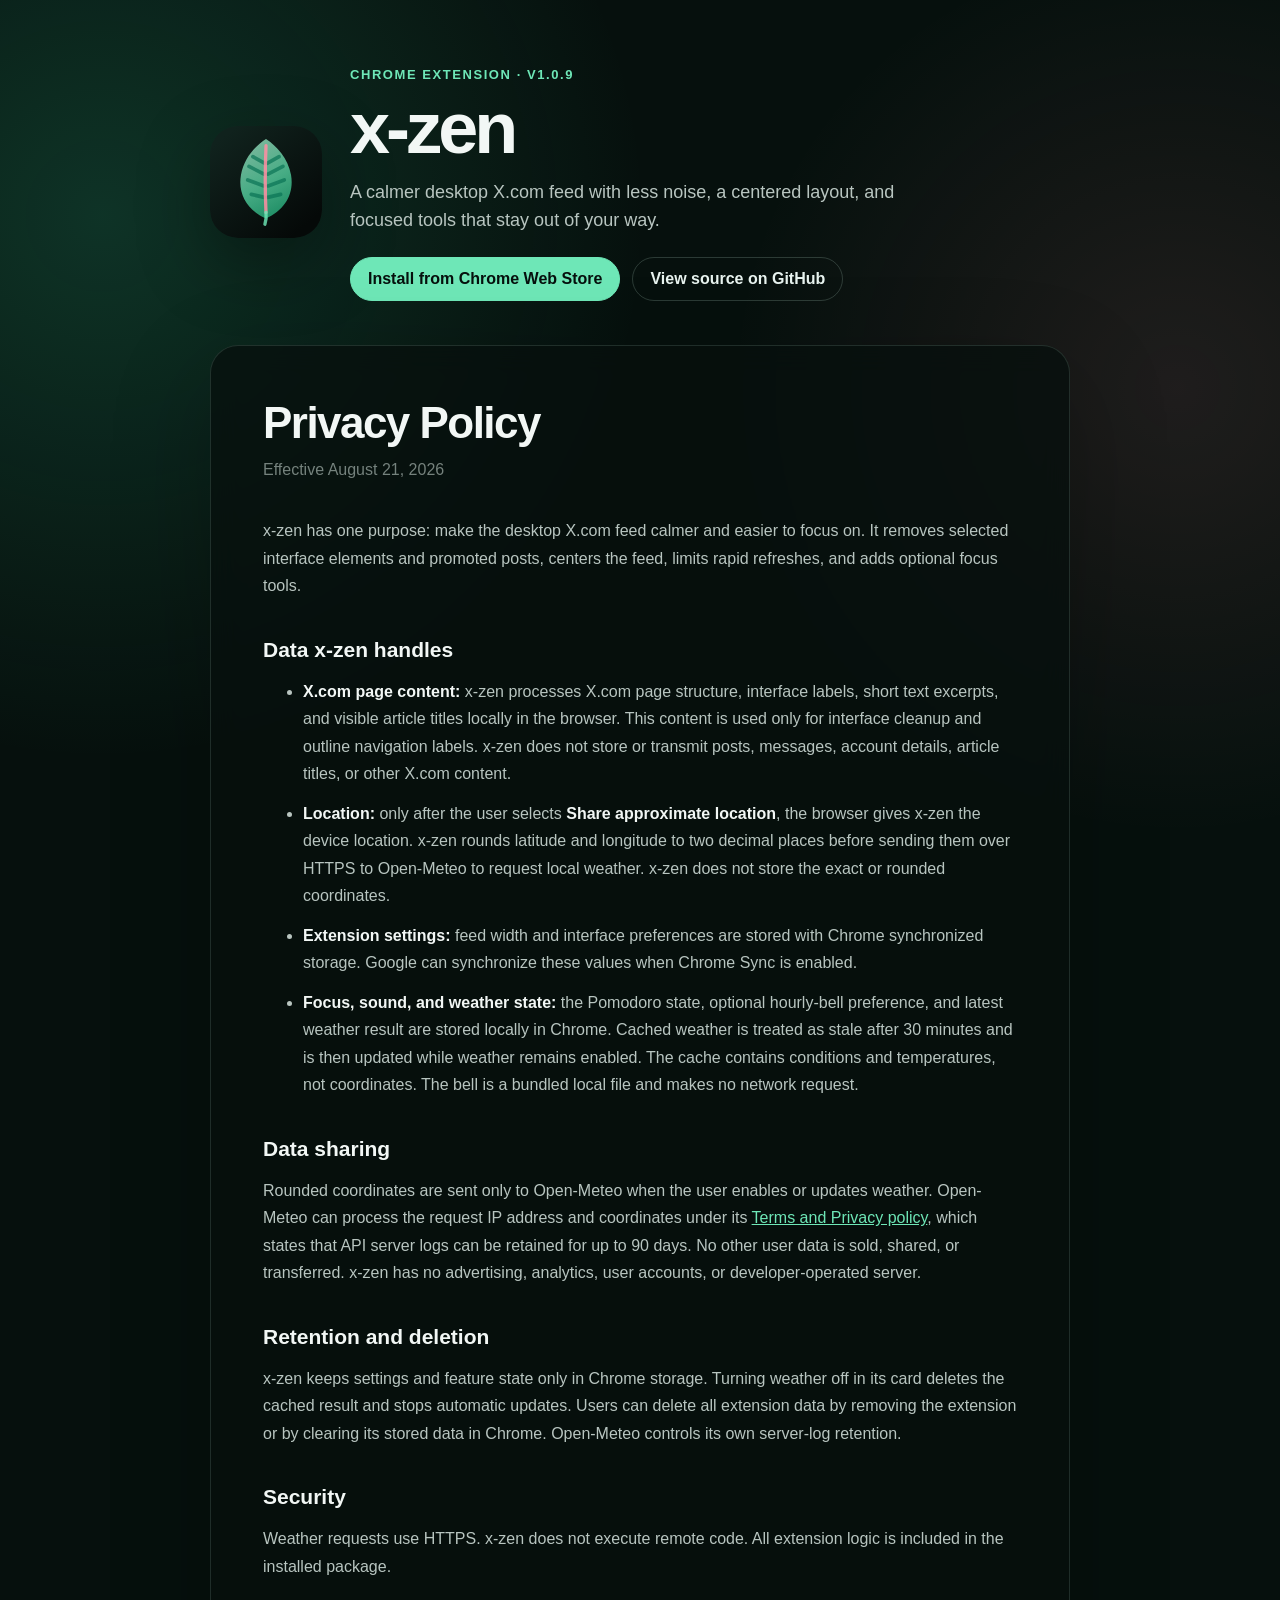
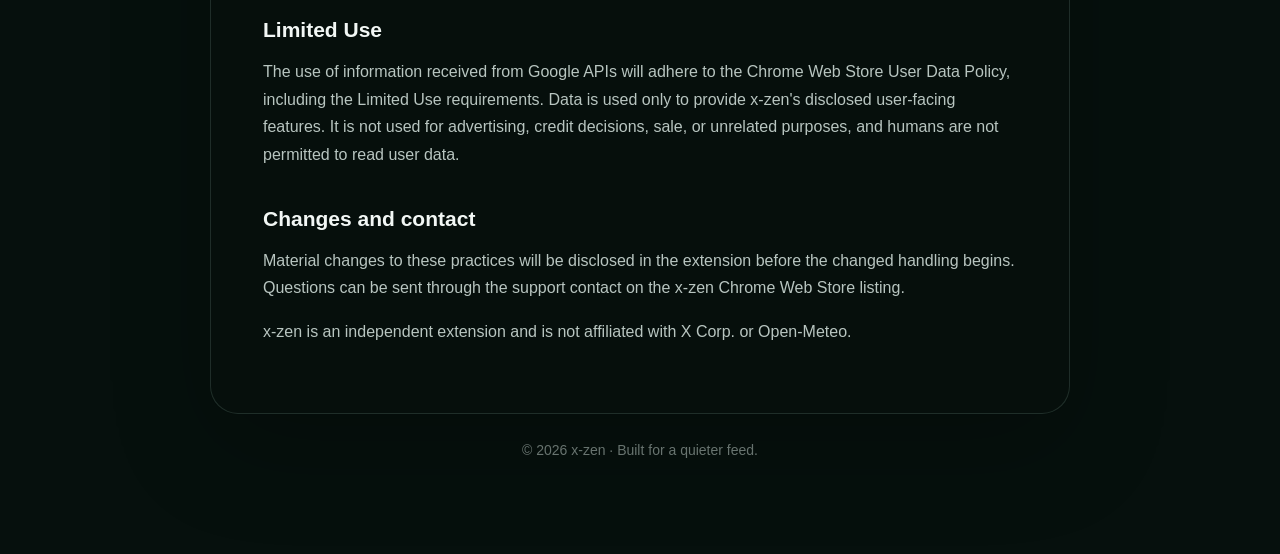
<file: docs/index.html>
<!doctype html>
<html lang="en">
  <head>
    <meta charset="utf-8">
    <meta name="viewport" content="width=device-width, initial-scale=1">
    <meta name="description" content="Install x-zen for a calmer X.com feed and read its privacy policy.">
    <meta property="og:title" content="x-zen — A calmer X.com feed">
    <meta property="og:description" content="Reduce noise, keep focus tools close, and control your desktop X.com feed.">
    <meta property="og:type" content="website">
    <meta property="og:url" content="https://toufik-airane.github.io/x-zen/">
    <link rel="icon" href="icon.svg" type="image/svg+xml">
    <title>x-zen — A calmer X.com feed</title>
    <style>
      :root {
        color-scheme: dark;
        font-family: ui-sans-serif, -apple-system, BlinkMacSystemFont, "Segoe UI", sans-serif;
        background: #06100d;
        color: #f2f7f5;
      }

      * {
        box-sizing: border-box;
      }

      body {
        margin: 0;
        background:
          radial-gradient(circle at 8% 10%, rgb(52 211 153 / 18%), transparent 34rem),
          radial-gradient(circle at 92% 18%, rgb(255 143 163 / 10%), transparent 28rem),
          #06100d;
      }

      main {
        width: min(860px, calc(100% - 40px));
        margin: 0 auto;
        padding: 64px 0 96px;
      }

      .hero {
        display: flex;
        align-items: center;
        gap: 28px;
        margin-bottom: 44px;
      }

      .brand-mark {
        width: 112px;
        height: 112px;
        border-radius: 28px;
        box-shadow: 0 24px 70px rgb(0 0 0 / 34%);
      }

      .eyebrow {
        margin: 0 0 8px;
        color: #6ee7b7;
        font-size: 13px;
        font-weight: 750;
        letter-spacing: 0.12em;
        text-transform: uppercase;
      }

      h1 {
        margin: 0;
        font-size: clamp(42px, 8vw, 72px);
        letter-spacing: -0.055em;
        line-height: 0.95;
      }

      .tagline {
        max-width: 570px;
        margin: 16px 0 22px;
        color: #b8c5c0;
        font-size: 18px;
        line-height: 1.55;
      }

      .actions {
        display: flex;
        flex-wrap: wrap;
        gap: 12px;
      }

      .button {
        display: inline-flex;
        min-height: 44px;
        align-items: center;
        justify-content: center;
        padding: 10px 17px;
        border: 1px solid rgb(209 250 229 / 18%);
        border-radius: 999px;
        color: #e8f3ef;
        font-weight: 700;
        text-decoration: none;
        transition: border-color 160ms ease, background 160ms ease, transform 160ms ease;
      }

      .button.primary {
        border-color: #6ee7b7;
        background: #6ee7b7;
        color: #06100d;
      }

      .button:hover {
        border-color: #a7f3d0;
        background: rgb(167 243 208 / 10%);
        transform: translateY(-1px);
      }

      .button.primary:hover {
        background: #a7f3d0;
      }

      .button:focus-visible,
      a:focus-visible {
        outline: 3px solid #ff8fa3;
        outline-offset: 3px;
      }

      .policy {
        padding: clamp(26px, 6vw, 52px);
        border: 1px solid rgb(209 250 229 / 13%);
        border-radius: 28px;
        background: rgb(7 16 13 / 78%);
        box-shadow: 0 32px 100px rgb(0 0 0 / 24%);
        backdrop-filter: blur(14px);
      }

      .policy h2 {
        margin: 0 0 8px;
        font-size: clamp(30px, 5vw, 44px);
        letter-spacing: -0.035em;
      }

      .policy h3 {
        margin: 38px 0 8px;
        color: #f2f7f5;
        font-size: 21px;
      }

      p,
      li {
        color: #b8c5c0;
        font-size: 16px;
        line-height: 1.72;
      }

      li + li {
        margin-top: 12px;
      }

      .date {
        margin: 0 0 34px;
        color: #75827d;
      }

      a {
        color: #6ee7b7;
      }

      strong {
        color: #f2f7f5;
      }

      footer {
        padding-top: 28px;
        color: #75827d;
        font-size: 14px;
        text-align: center;
      }

      @media (max-width: 620px) {
        main {
          padding-top: 40px;
        }

        .hero {
          align-items: flex-start;
          flex-direction: column;
        }

        .brand-mark {
          width: 88px;
          height: 88px;
          border-radius: 22px;
        }
      }

      @media (prefers-reduced-motion: reduce) {
        .button {
          transition: none;
        }
      }
    </style>
  </head>
  <body>
    <main>
      <header class="hero">
        <img class="brand-mark" src="icon.svg" width="112" height="112" alt="x-zen calathea leaf logo">
        <div>
          <p class="eyebrow">Chrome extension · v1.0.9</p>
          <h1>x-zen</h1>
          <p class="tagline">A calmer desktop X.com feed with less noise, a centered layout, and focused tools that stay out of your way.</p>
          <nav class="actions" aria-label="Product links">
            <a class="button primary" href="https://chromewebstore.google.com/detail/x-zen/nonemmfagigefdfmgebidhnebidanedg">Install from Chrome Web Store</a>
            <a class="button" href="https://github.com/toufik-airane/x-zen">View source on GitHub</a>
          </nav>
        </div>
      </header>

      <section class="policy" aria-labelledby="privacy-title">
        <h2 id="privacy-title">Privacy Policy</h2>
        <p class="date">Effective August 21, 2026</p>

        <p>x-zen has one purpose: make the desktop X.com feed calmer and easier to focus on. It removes selected interface elements and promoted posts, centers the feed, limits rapid refreshes, and adds optional focus tools.</p>

        <h3>Data x-zen handles</h3>
        <ul>
          <li><strong>X.com page content:</strong> x-zen processes X.com page structure, interface labels, short text excerpts, and visible article titles locally in the browser. This content is used only for interface cleanup and outline navigation labels. x-zen does not store or transmit posts, messages, account details, article titles, or other X.com content.</li>
          <li><strong>Location:</strong> only after the user selects <strong>Share approximate location</strong>, the browser gives x-zen the device location. x-zen rounds latitude and longitude to two decimal places before sending them over HTTPS to Open-Meteo to request local weather. x-zen does not store the exact or rounded coordinates.</li>
          <li><strong>Extension settings:</strong> feed width and interface preferences are stored with Chrome synchronized storage. Google can synchronize these values when Chrome Sync is enabled.</li>
          <li><strong>Focus, sound, and weather state:</strong> the Pomodoro state, optional hourly-bell preference, and latest weather result are stored locally in Chrome. Cached weather is treated as stale after 30 minutes and is then updated while weather remains enabled. The cache contains conditions and temperatures, not coordinates. The bell is a bundled local file and makes no network request.</li>
        </ul>

        <h3>Data sharing</h3>
        <p>Rounded coordinates are sent only to Open-Meteo when the user enables or updates weather. Open-Meteo can process the request IP address and coordinates under its <a href="https://open-meteo.com/en/terms">Terms and Privacy policy</a>, which states that API server logs can be retained for up to 90 days. No other user data is sold, shared, or transferred. x-zen has no advertising, analytics, user accounts, or developer-operated server.</p>

        <h3>Retention and deletion</h3>
        <p>x-zen keeps settings and feature state only in Chrome storage. Turning weather off in its card deletes the cached result and stops automatic updates. Users can delete all extension data by removing the extension or by clearing its stored data in Chrome. Open-Meteo controls its own server-log retention.</p>

        <h3>Security</h3>
        <p>Weather requests use HTTPS. x-zen does not execute remote code. All extension logic is included in the installed package.</p>

        <h3>Limited Use</h3>
        <p>The use of information received from Google APIs will adhere to the Chrome Web Store User Data Policy, including the Limited Use requirements. Data is used only to provide x-zen's disclosed user-facing features. It is not used for advertising, credit decisions, sale, or unrelated purposes, and humans are not permitted to read user data.</p>

        <h3>Changes and contact</h3>
        <p>Material changes to these practices will be disclosed in the extension before the changed handling begins. Questions can be sent through the support contact on the x-zen Chrome Web Store listing.</p>

        <p>x-zen is an independent extension and is not affiliated with X Corp. or Open-Meteo.</p>
      </section>

      <footer>© 2026 x-zen · Built for a quieter feed.</footer>
    </main>
  </body>
</html>
</file>
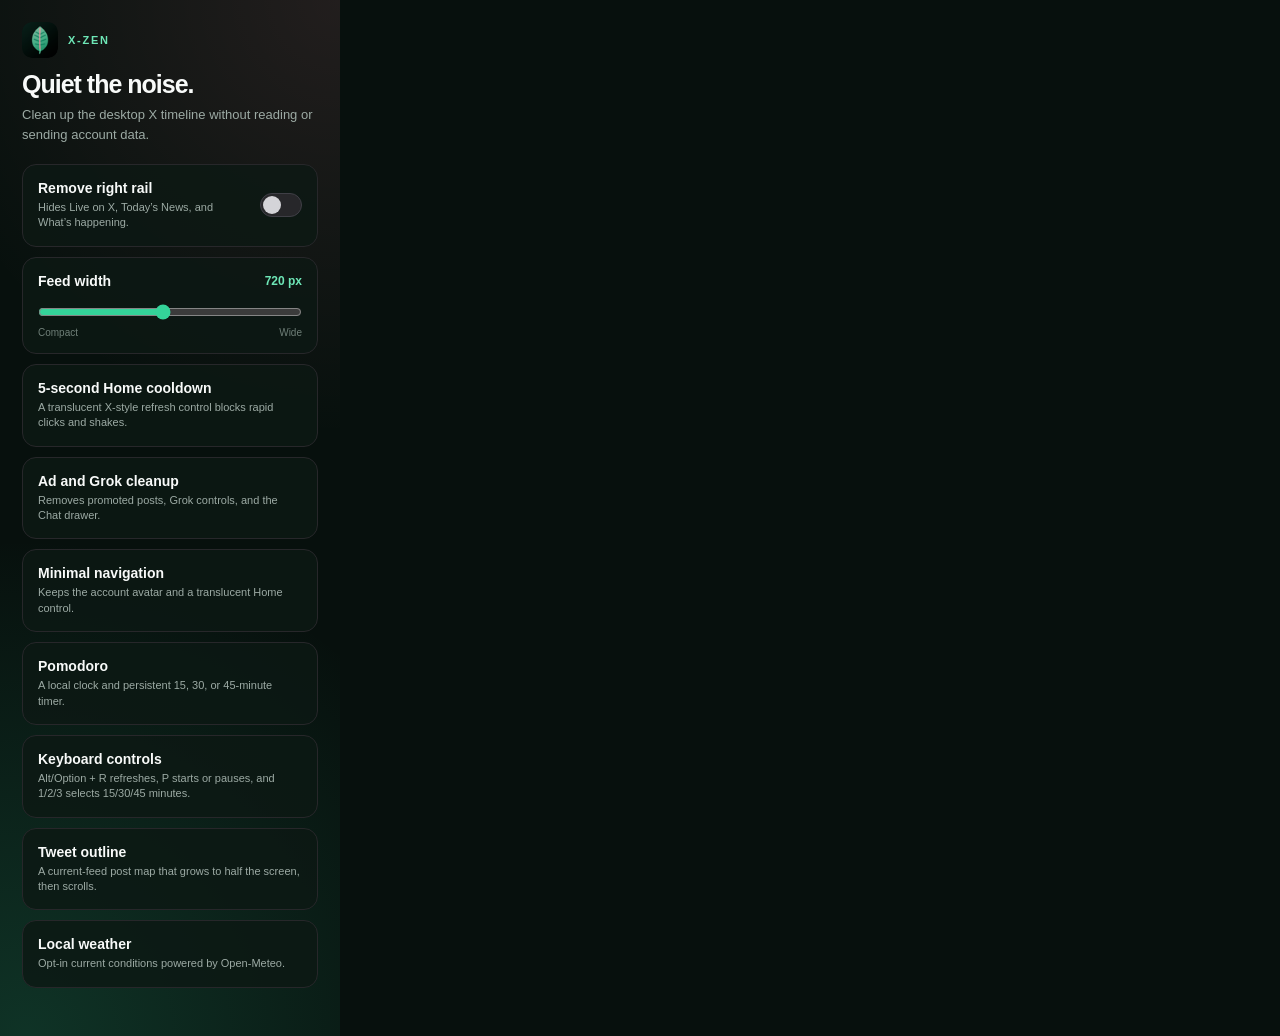
<file: popup.html>
<!doctype html>
<html lang="en">
  <head>
    <meta charset="utf-8">
    <meta name="viewport" content="width=device-width, initial-scale=1">
    <title>x-zen</title>
    <link rel="stylesheet" href="popup.css">
  </head>
  <body>
    <main>
      <div class="brand">
        <img src="assets/icons/icon48.png" alt="" width="36" height="36">
        <div class="eyebrow">X-ZEN</div>
      </div>
      <h1>Quiet the noise.</h1>
      <p>Clean up the desktop X timeline without reading or sending account data.</p>

      <label class="setting" for="hide-right-rail">
        <span>
          <strong>Remove right rail</strong>
          <small>Hides Live on X, Today’s News, and What’s happening.</small>
        </span>
        <input id="hide-right-rail" type="checkbox" role="switch">
      </label>

      <section class="width-control" aria-labelledby="feed-width-label">
        <div class="width-heading">
          <strong id="feed-width-label">Feed width</strong>
          <output id="feed-width-value" for="feed-width">720 px</output>
        </div>
        <input
          id="feed-width"
          type="range"
          aria-labelledby="feed-width-label"
          min="560"
          max="900"
          step="20"
          value="720"
        >
        <div class="range-labels" aria-hidden="true">
          <span>Compact</span>
          <span>Wide</span>
        </div>
      </section>

      <div class="feature">
        <strong>5-second Home cooldown</strong>
        <small>A translucent X-style refresh control blocks rapid clicks and shakes.</small>
      </div>

      <div class="feature">
        <strong>Ad and Grok cleanup</strong>
        <small>Removes promoted posts, Grok controls, and the Chat drawer.</small>
      </div>

      <div class="feature">
        <strong>Minimal navigation</strong>
        <small>Keeps the account avatar and a translucent Home control.</small>
      </div>

      <div class="feature">
        <strong>Pomodoro</strong>
        <small>A local clock and persistent 15, 30, or 45-minute timer.</small>
      </div>

      <div class="feature">
        <strong>Keyboard controls</strong>
        <small>Alt/Option + R refreshes, P starts or pauses, and 1/2/3 selects 15/30/45 minutes.</small>
      </div>

      <div class="feature">
        <strong>Tweet outline</strong>
        <small>A current-feed post map that grows to half the screen, then scrolls.</small>
      </div>

      <div class="feature">
        <strong>Local weather</strong>
        <small>Opt-in current conditions powered by Open-Meteo.</small>
      </div>

      <div id="status" aria-live="polite"></div>
    </main>

    <script src="shared.js"></script>
    <script src="popup.js"></script>
  </body>
</html>
</file>
<file: popup.css>
:root {
  color-scheme: dark;
  font-family: Inter, ui-sans-serif, -apple-system, BlinkMacSystemFont, "Segoe UI", sans-serif;
  background: #07100d;
  color: #f8faf9;
}

* {
  box-sizing: border-box;
}

body {
  width: 340px;
  margin: 0;
  background:
    radial-gradient(circle at 8% 100%, rgb(52 211 153 / 18%), transparent 46%),
    radial-gradient(circle at 100% 0%, rgb(255 143 163 / 11%), transparent 40%),
    #07100d;
}

main {
  padding: 22px;
}

.brand {
  display: flex;
  align-items: center;
  gap: 10px;
}

.brand img {
  border-radius: 10px;
}

.eyebrow {
  color: #6ee7b7;
  font-size: 11px;
  font-weight: 800;
  letter-spacing: 0.16em;
}

h1 {
  margin: 12px 0 6px;
  font-size: 25px;
  letter-spacing: -0.04em;
}

p {
  margin: 0 0 20px;
  color: #9caaa4;
  font-size: 13px;
  line-height: 1.5;
}

.setting,
.feature {
  display: flex;
  gap: 16px;
  align-items: center;
  justify-content: space-between;
  padding: 15px;
  border: 1px solid #27272a;
  border-radius: 14px;
  background: rgb(13 24 20 / 84%);
}

.setting {
  cursor: pointer;
}

.feature {
  display: block;
  margin-top: 10px;
}

.width-control {
  margin-top: 10px;
  padding: 15px;
  border: 1px solid #27272a;
  border-radius: 14px;
  background: rgb(13 24 20 / 84%);
}

.width-heading,
.range-labels {
  display: flex;
  align-items: center;
  justify-content: space-between;
}

.width-heading strong {
  font-size: 14px;
}

.width-heading output {
  color: #6ee7b7;
  font-size: 12px;
  font-variant-numeric: tabular-nums;
  font-weight: 800;
}

#feed-width {
  width: 100%;
  margin: 15px 0 7px;
  accent-color: #34d399;
  cursor: pointer;
}

.range-labels {
  color: #6f7f78;
  font-size: 10px;
}

.setting span {
  min-width: 0;
}

.setting strong,
.setting small,
.feature strong,
.feature small {
  display: block;
}

.setting strong,
.feature strong {
  margin-bottom: 4px;
  font-size: 14px;
}

.setting small,
.feature small {
  color: #9caaa4;
  font-size: 11px;
  line-height: 1.4;
}

input[role="switch"] {
  width: 42px;
  height: 24px;
  flex: 0 0 auto;
  margin: 0;
  appearance: none;
  border: 1px solid #3f3f46;
  border-radius: 999px;
  background: #27272a;
  cursor: pointer;
  transition: 160ms ease;
}

input[role="switch"]::after {
  display: block;
  width: 18px;
  height: 18px;
  margin: 2px;
  border-radius: 50%;
  background: #d4d4d8;
  content: "";
  transition: 160ms ease;
}

input[role="switch"]:checked {
  border-color: #6ee7b7;
  background: #34d399;
}

input[role="switch"]:checked::after {
  transform: translateX(18px);
  background: white;
}

input[role="switch"]:focus-visible {
  outline: 2px solid #a7f3d0;
  outline-offset: 3px;
}

#feed-width:focus-visible {
  outline: 2px solid #a7f3d0;
  outline-offset: 3px;
}

#status {
  min-height: 16px;
  margin-top: 10px;
  color: #9caaa4;
  font-size: 11px;
  text-align: right;
}
</file>
